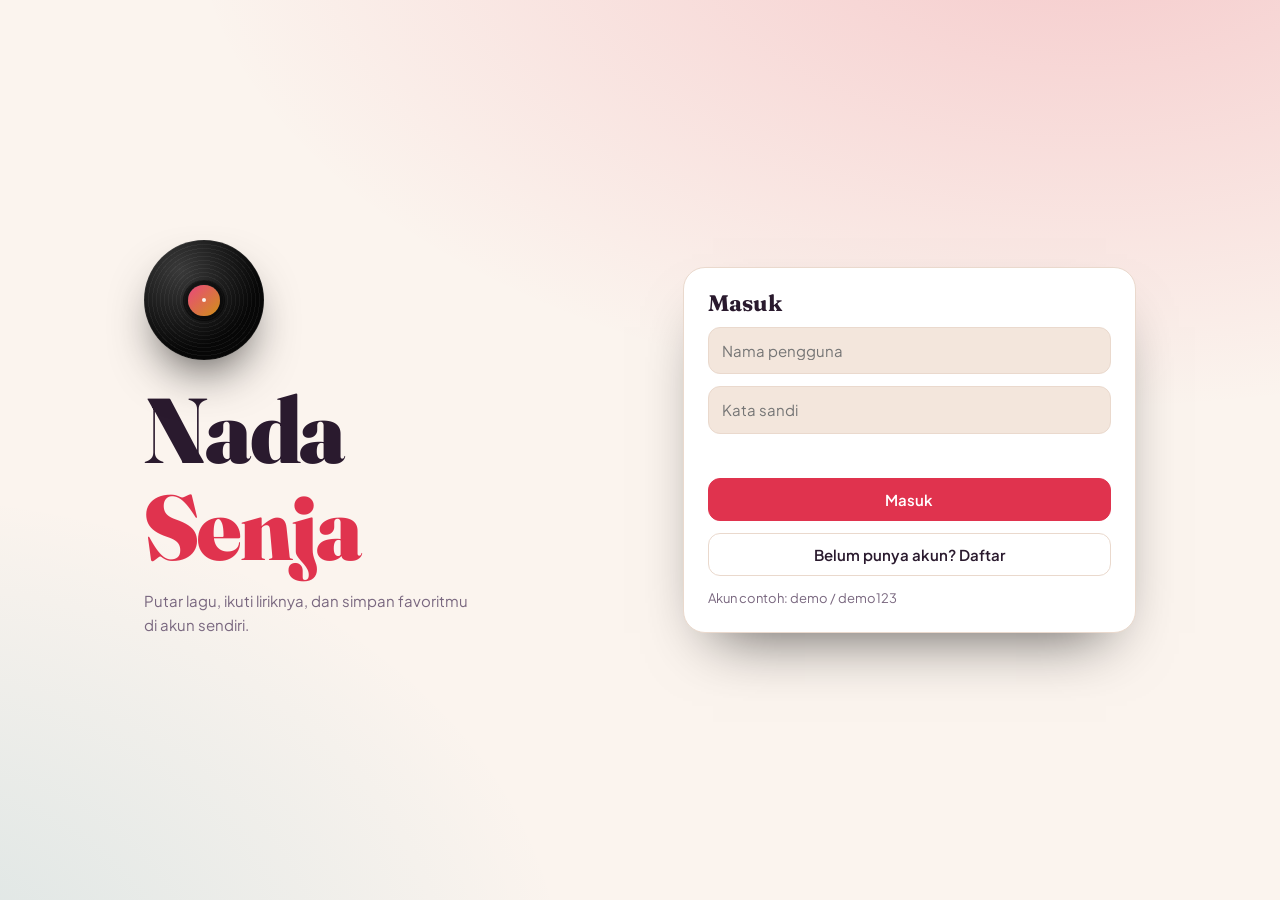
<file: index.html>
<!DOCTYPE html>
<html lang="id">
<head>
<meta charset="utf-8">
<meta name="viewport" content="width=device-width, initial-scale=1, viewport-fit=cover">
<title>Nada Senja</title>
<link href="https://fonts.googleapis.com/css2?family=Fraunces:wght@700;900&family=Plus+Jakarta+Sans:wght@400;600;700&display=swap" rel="stylesheet">
<link rel="stylesheet" href="style.css">
</head>
<body>
<div id="app"></div>
<script src="script.js"></script>
</body>
</html>
</file>
<file: style.css>
/* ===== 1. DESIGN TOKENS ===== */
:root{--bg:#120d1f;--bg2:#1b1430;--card:#1f1838;--ink:#f3eefc;--mute:#a79cc6;--line:#33294f;--pri:#ff5d73;--sec:#ffb84d;--vis:#5ee0ff;--onpri:#1a0b12;
--serif:Fraunces,Georgia,serif;--sans:"Plus Jakarta Sans",system-ui,sans-serif;--r:16px;
box-sizing:border-box;padding-top:env(safe-area-inset-top,0px);padding-bottom:env(safe-area-inset-bottom,0px)}
@media (prefers-color-scheme:light){:root:not([data-theme="dark"]){--bg:#fbf4ee;--bg2:#f3e6dc;--card:#fff;--ink:#2a1a2e;--mute:#79677f;--line:#ead9cd;--pri:#e0334e;--sec:#c9780a;--vis:#0b7fa0;--onpri:#fff}}
:root[data-theme="light"]{--bg:#fbf4ee;--bg2:#f3e6dc;--card:#fff;--ink:#2a1a2e;--mute:#79677f;--line:#ead9cd;--pri:#e0334e;--sec:#c9780a;--vis:#0b7fa0;--onpri:#fff}
html{scroll-padding-top:env(safe-area-inset-top,0px)}
/* ===== 2. BASE ===== */
*{box-sizing:border-box}
body{margin:0;min-height:100vh;color:var(--ink);font:400 15px/1.55 var(--sans);background:radial-gradient(900px 500px at 85% -10%,color-mix(in srgb,var(--pri) 22%,transparent),transparent),radial-gradient(700px 500px at -10% 110%,color-mix(in srgb,var(--vis) 14%,transparent),transparent),var(--bg)}
h1,h2,h3{font-family:var(--serif);margin:0;line-height:1.05}
button{font:inherit;font-weight:600;color:var(--ink);background:var(--card);border:1px solid var(--line);border-radius:12px;padding:9px 14px;cursor:pointer;transition:transform .12s,border-color .2s}
button:hover{border-color:var(--pri)}button:active{transform:scale(.96)}
button.p{background:var(--pri);border-color:var(--pri);color:var(--onpri)}
button.on{border-color:var(--pri);color:var(--pri)}
input,select{font:inherit;color:var(--ink);background:var(--bg2);border:1px solid var(--line);border-radius:12px;padding:11px 13px;width:100%}
:focus-visible{outline:3px solid var(--sec);outline-offset:2px}
.mute{color:var(--mute);font-size:13px}
.hide{display:none!important}
/* ===== 3. AUTH ===== */
.auth{min-height:100vh;display:grid;grid-template-columns:1.1fr 1fr;align-items:center;gap:40px;max-width:1040px;margin:0 auto;padding:24px}
@media(max-width:800px){.auth{grid-template-columns:1fr;gap:20px}}
.brand{font-size:clamp(46px,9vw,92px);font-weight:900;letter-spacing:-.02em}
.brand span{color:var(--pri)}
.tag{max-width:30ch;color:var(--mute);margin:14px 0 24px}
.panel{background:var(--card);border:1px solid var(--line);border-radius:22px;padding:24px;display:grid;gap:12px;box-shadow:0 30px 60px -30px #000a}
.err{min-height:20px;color:var(--pri);font-size:13px}
/* ===== 4. VINYL ===== */
.vinyl{width:min(250px,64vw);aspect-ratio:1;border-radius:50%;position:relative;flex:none;
background:repeating-radial-gradient(circle,#0000 0 3px,#ffffff0c 3px 4px),radial-gradient(circle at 30% 25%,#3a3a3a,#070707 65%);
box-shadow:0 24px 50px -18px #000c;animation:spin 5s linear infinite;animation-play-state:paused}
.vinyl.go{animation-play-state:running}
.vinyl::after{content:"";position:absolute;inset:37%;border-radius:50%;background:linear-gradient(135deg,hsl(var(--h,340) 80% 60%),hsl(calc(var(--h,340) + 60) 80% 45%));box-shadow:0 0 0 5px #0008}
.vinyl::before{content:"";position:absolute;inset:48.2%;border-radius:50%;background:var(--bg);z-index:1}
@keyframes spin{to{transform:rotate(360deg)}}
@media(prefers-reduced-motion:reduce){.vinyl{animation:none}}
/* ===== 5. APP LAYOUT ===== */
.wrap{max-width:1040px;margin:0 auto;padding:18px 18px 40px}
.head{display:flex;align-items:center;gap:10px;margin-bottom:18px}
.head h1{font-size:28px;flex:none}.head h1 span{color:var(--pri)}
.head .sp{flex:1}
.grid{display:grid;grid-template-columns:1.25fr 1fr;gap:18px;align-items:start}
@media(max-width:820px){.grid{grid-template-columns:1fr}}
.card{background:var(--card);border:1px solid var(--line);border-radius:var(--r);padding:16px}
.hero{display:flex;gap:20px;align-items:center;flex-wrap:wrap}
.hero .info{flex:1;min-width:200px}
.hero h2{font-size:30px}
canvas{width:100%;height:56px;display:block;margin:10px 0 4px}
.prog{height:10px;border-radius:6px;background:var(--line);cursor:pointer;overflow:hidden}
.prog i{display:block;width:0;height:100%;background:linear-gradient(90deg,var(--pri),var(--sec))}
.times{display:flex;justify-content:space-between;margin-top:4px}
.ctl{display:flex;gap:8px;align-items:center;flex-wrap:wrap;margin-top:12px}
.ctl .vol{width:110px;margin-left:auto;padding:0;accent-color:var(--pri)}
.tools{display:grid;grid-template-columns:1fr 140px;gap:8px;margin:18px 0 8px}
.chips{display:flex;gap:6px;flex-wrap:wrap;margin-bottom:10px}
.chips button{padding:5px 12px;font-size:13px;border-radius:99px}
.list{display:grid;gap:6px}
.tr{display:grid;grid-template-columns:44px 1fr auto auto;gap:12px;align-items:center;padding:8px 10px;border:1px solid var(--line);border-radius:14px;background:var(--card);cursor:pointer}
.tr.cur{border-color:var(--pri);background:color-mix(in srgb,var(--pri) 10%,var(--card))}
.cov{width:44px;height:44px;border-radius:10px;background:linear-gradient(135deg,hsl(var(--h) 80% 60%),hsl(calc(var(--h) + 60) 80% 42%))}
.tr b{display:block;line-height:1.2}
.heart{border:0;background:none;padding:6px;font-size:18px;color:var(--mute)}
.heart.on{color:var(--pri)}
.lyr{position:sticky;top:14px}
.lyr h3{font-size:28px;margin-bottom:4px}
.ln{font-family:var(--serif);font-size:21px;line-height:1.3;margin:16px 0;color:var(--mute);cursor:pointer;opacity:.55;transition:all .3s}
.ln.now{color:var(--ink);opacity:1;font-weight:900;transform:translateX(6px)}
.kbd{margin-top:14px}
kbd{background:var(--bg2);border:1px solid var(--line);border-radius:6px;padding:0 6px;font-size:12px}
</file>
